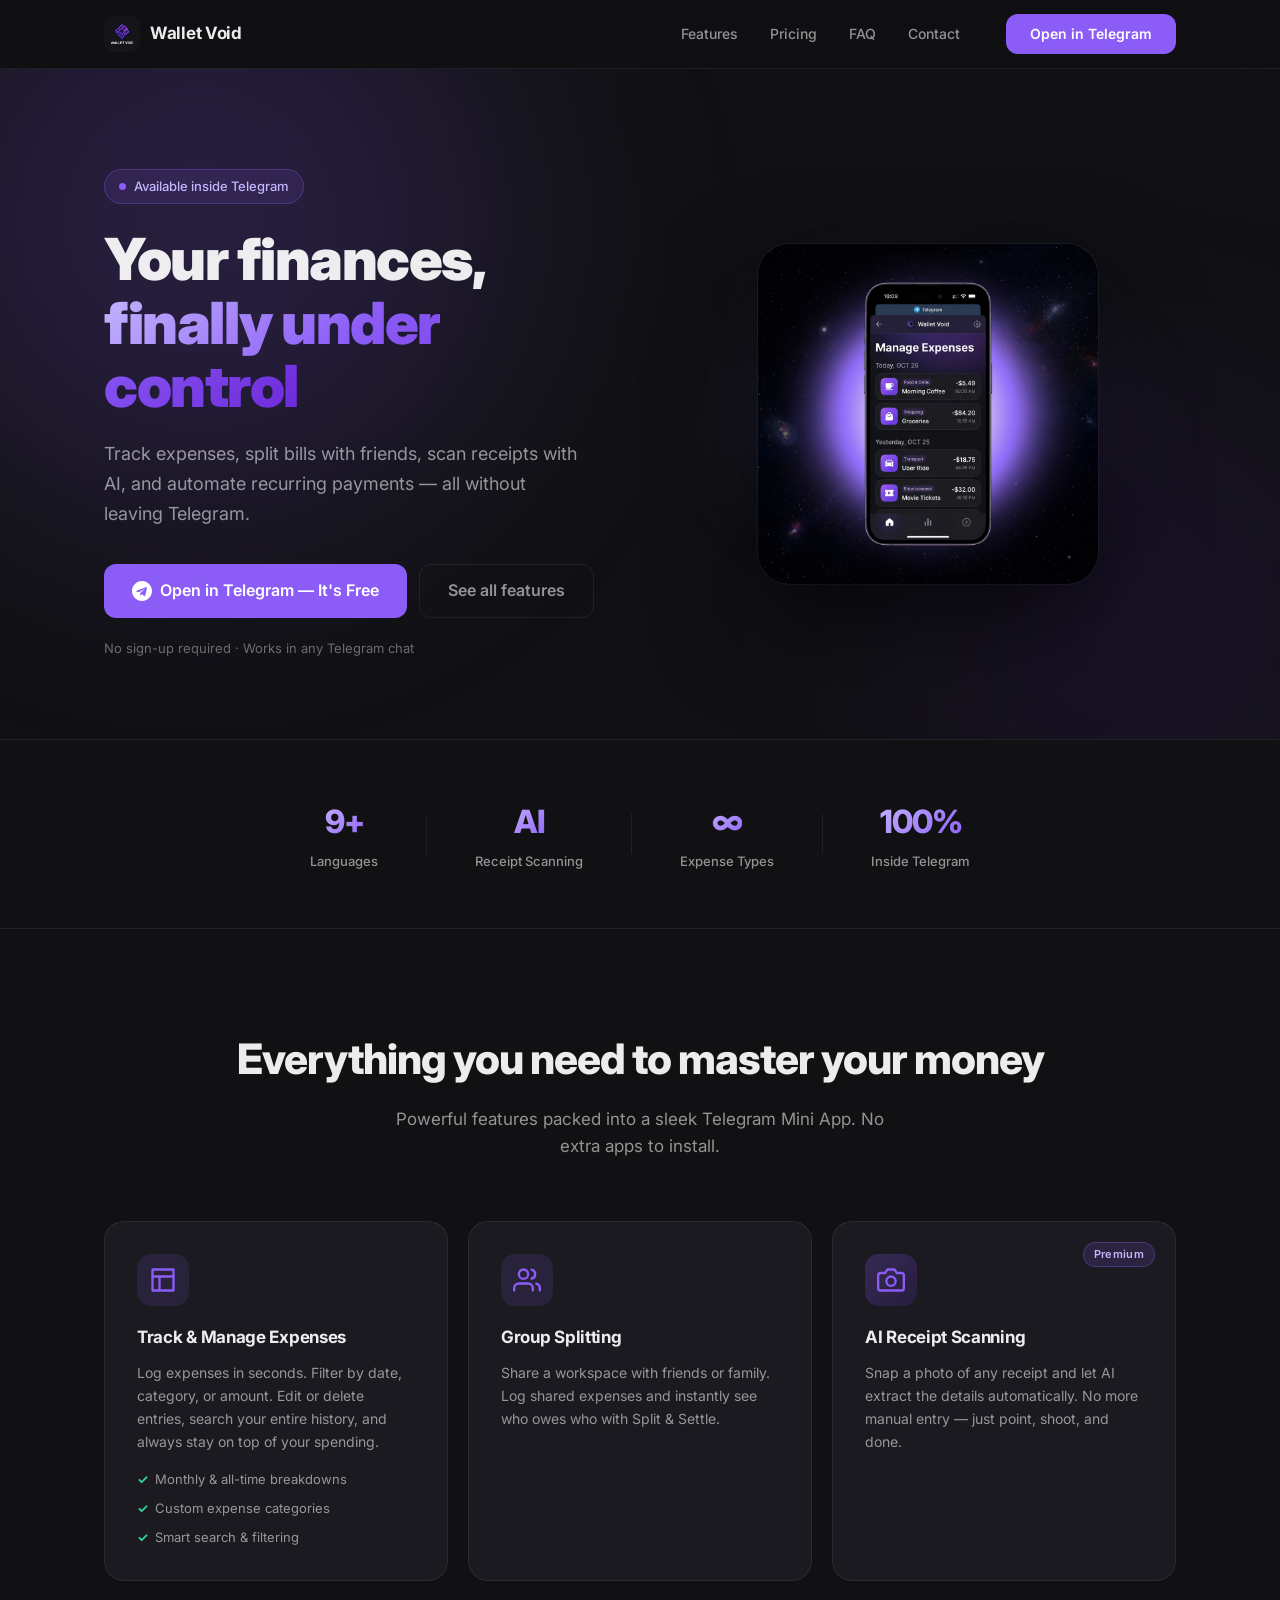
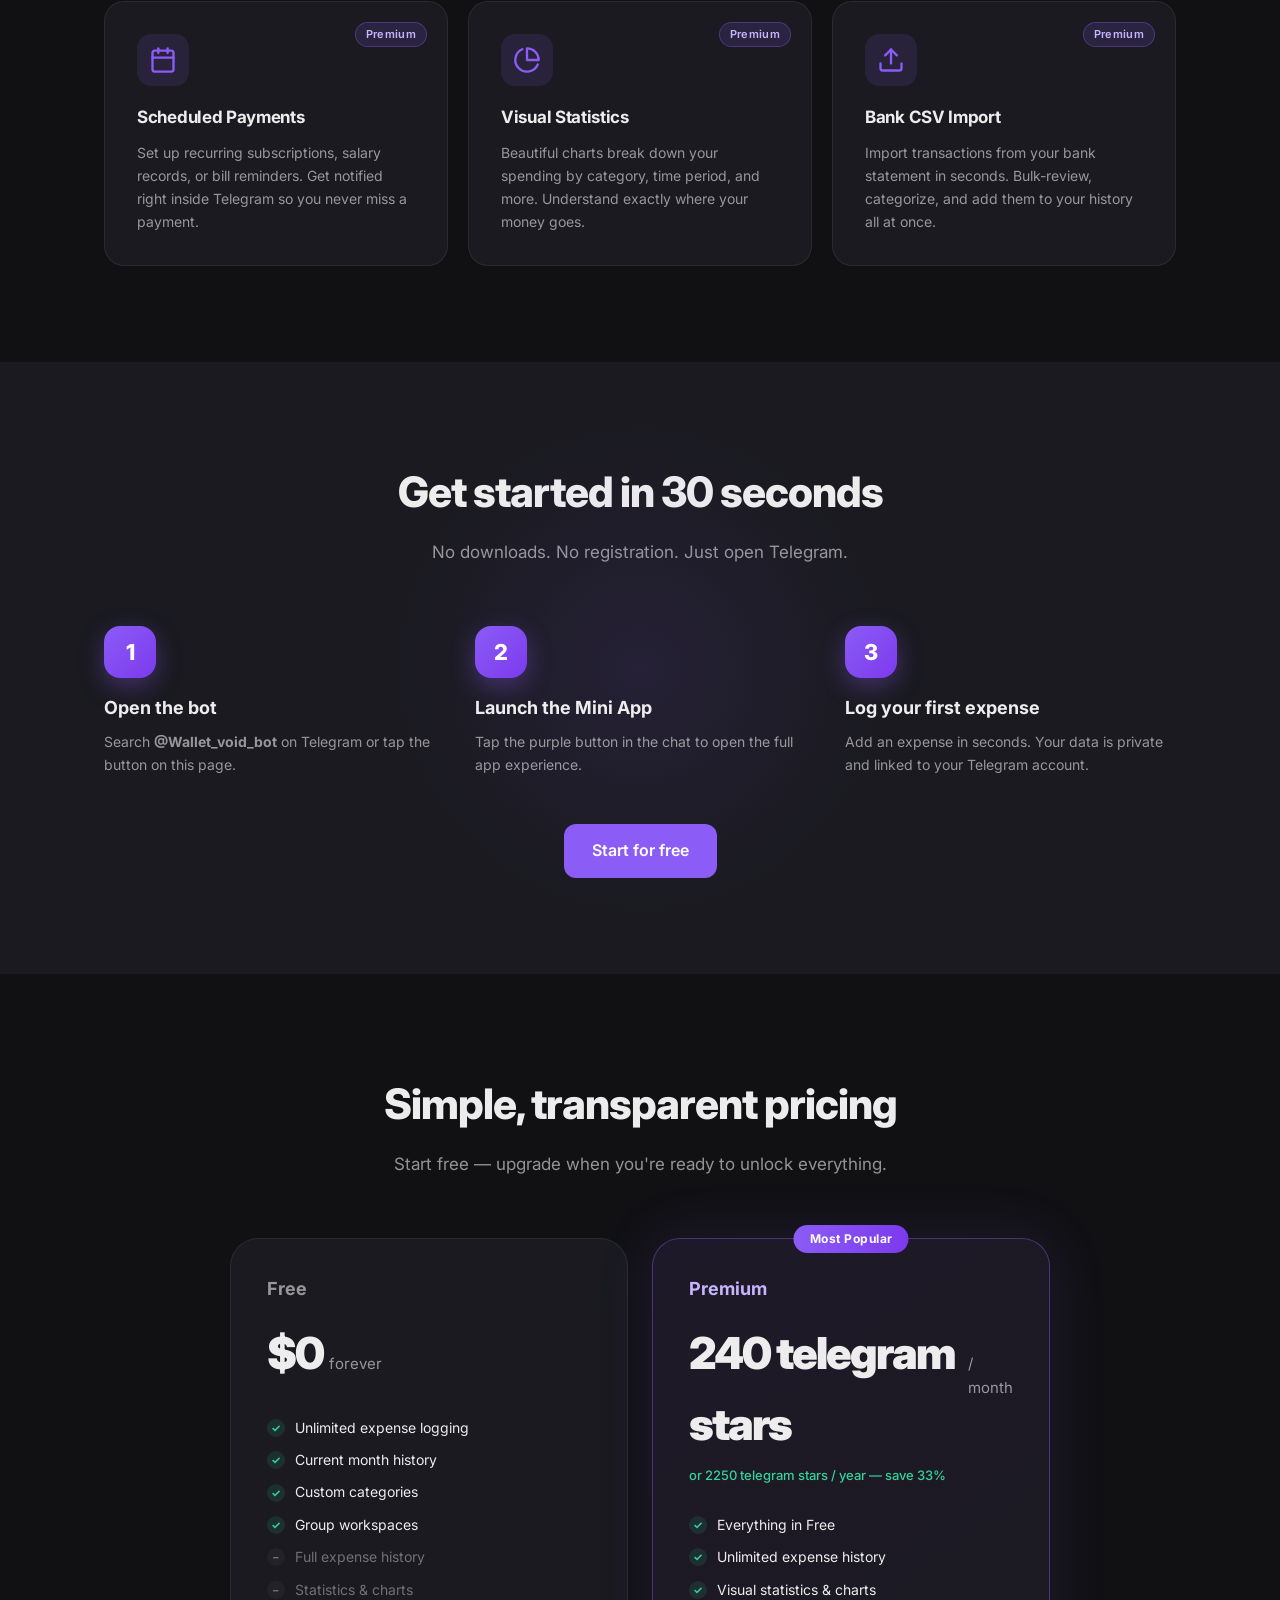
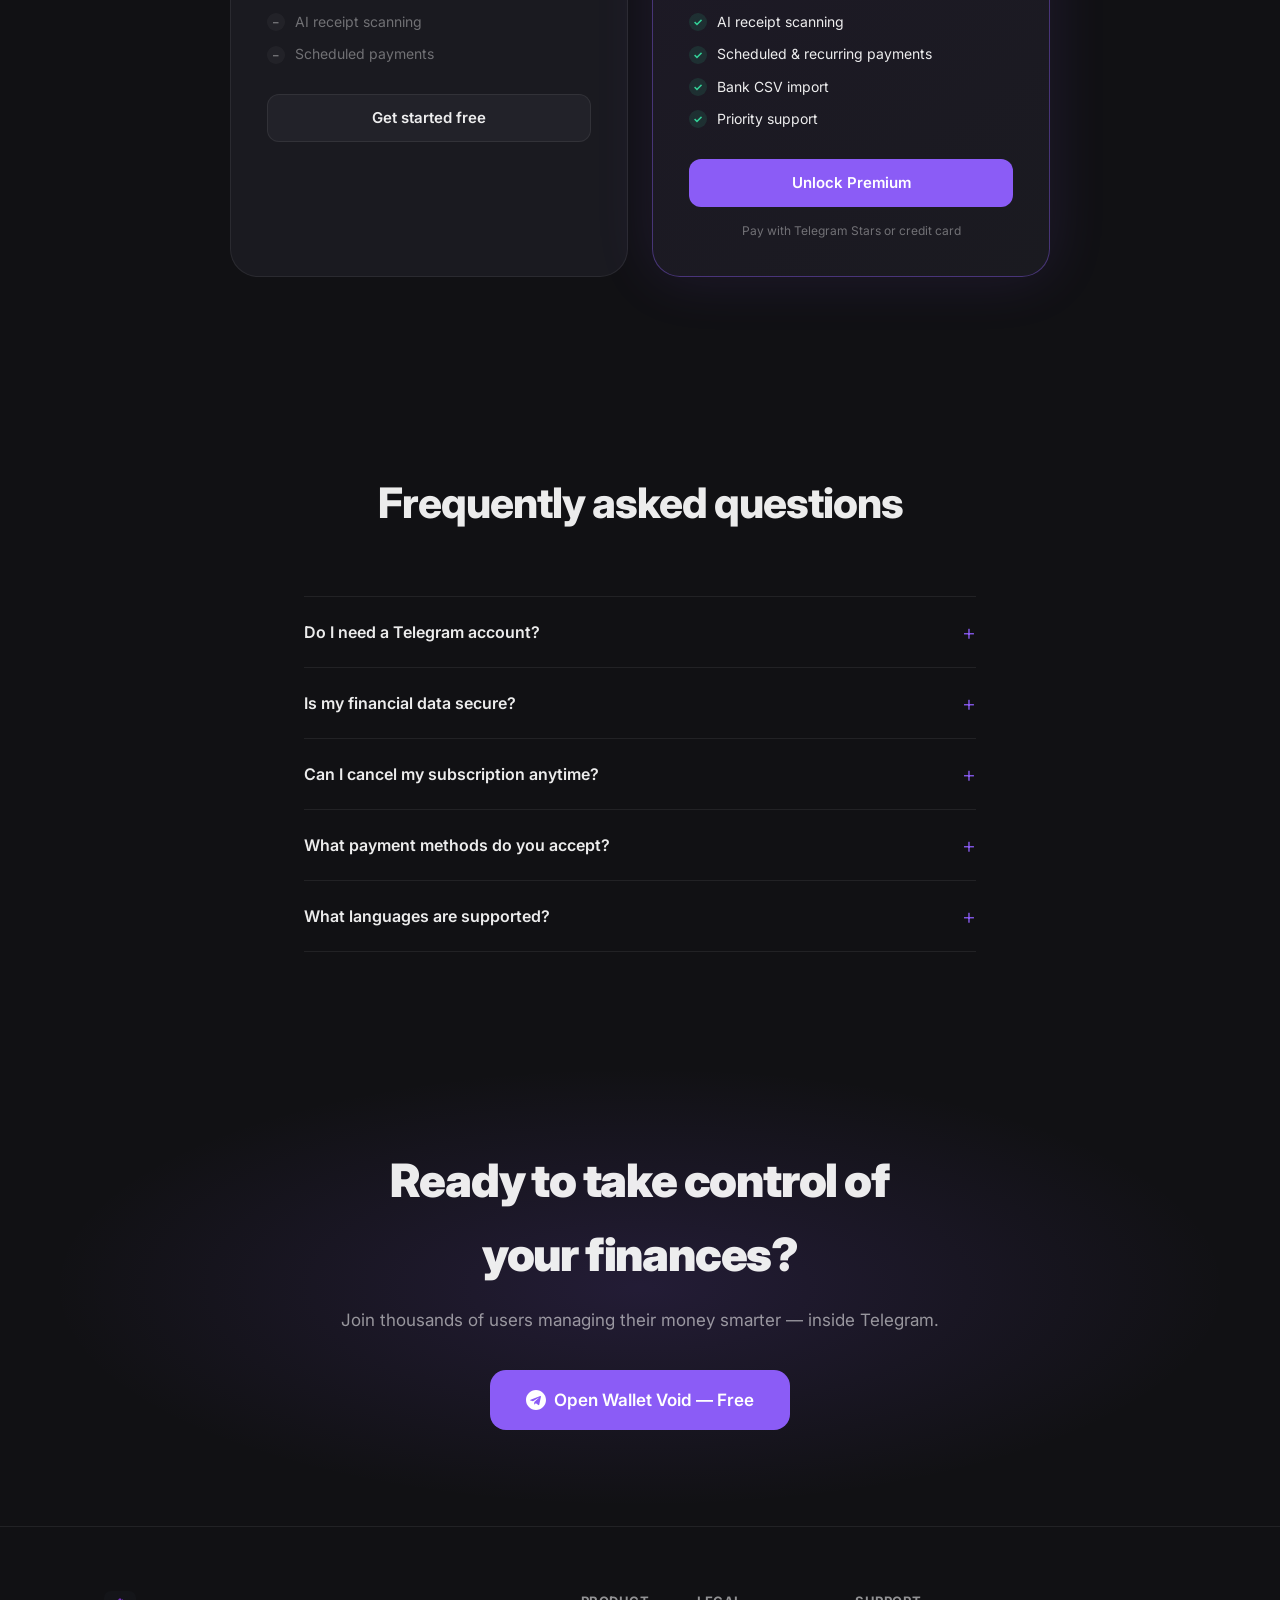
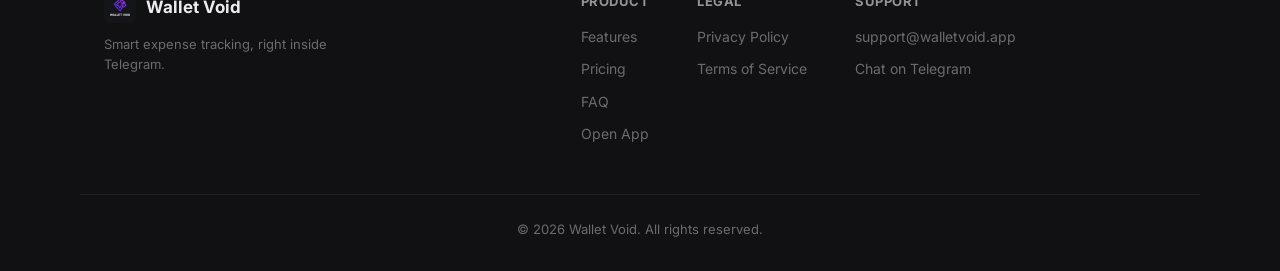
<file: index.html>
<!DOCTYPE html>
<html lang="en">
<head>
  <meta charset="UTF-8" />
  <meta name="viewport" content="width=device-width, initial-scale=1.0" />
  <title>Wallet Void – Expense Manager for Telegram</title>
  <meta name="description" content="Track expenses, split bills with friends, scan receipts with AI, and automate recurring payments — all inside Telegram. Try Wallet Void free today." />
  <meta property="og:title" content="Wallet Void – Expense Manager for Telegram" />
  <meta property="og:description" content="Track expenses, split bills, scan receipts with AI — all inside Telegram." />
  <meta property="og:image" content="./assets/mockup.png" />
  <meta name="theme-color" content="#111114" />
  <link rel="preconnect" href="https://fonts.googleapis.com" />
  <link rel="preconnect" href="https://fonts.gstatic.com" crossorigin />
  <link href="https://fonts.googleapis.com/css2?family=Inter:wght@400;500;600;700;800;900&display=swap" rel="stylesheet" />
  <link rel="stylesheet" href="style.css" />
</head>
<body>

  <header class="nav" id="top">
    <div class="container nav__inner">
      <a href="#top" class="nav__logo" aria-label="Wallet Void home">
        <img src="./assets/logo.png" alt="Wallet Void logo" class="nav__logo-img" />
        <span class="nav__logo-text">Wallet Void</span>
      </a>
      <nav class="nav__links" aria-label="Main navigation">
        <a href="#features" class="nav__link">Features</a>
        <a href="#pricing" class="nav__link">Pricing</a>
        <a href="#faq" class="nav__link">FAQ</a>
        <a href="#contact" class="nav__link">Contact</a>
      </nav>
      <a href="https://t.me/Wallet_void_bot" target="_blank" rel="noopener" class="btn btn--primary nav__cta" id="nav-cta-btn">
        Open in Telegram
      </a>
      <button class="nav__hamburger" id="nav-hamburger" aria-label="Open menu" aria-expanded="false">
        <span></span><span></span><span></span>
      </button>
    </div>
    <div class="nav__mobile-menu" id="nav-mobile-menu" aria-hidden="true">
      <a href="#features" class="nav__mobile-link">Features</a>
      <a href="#pricing" class="nav__mobile-link">Pricing</a>
      <a href="#faq" class="nav__mobile-link">FAQ</a>
      <a href="#contact" class="nav__mobile-link">Contact</a>
      <a href="https://t.me/Wallet_void_bot" target="_blank" rel="noopener" class="btn btn--primary nav__mobile-cta">Open in Telegram</a>
    </div>
  </header>

  <main>
    <section class="hero" aria-labelledby="hero-heading">
      <div class="hero__glow hero__glow--1" aria-hidden="true"></div>
      <div class="hero__glow hero__glow--2" aria-hidden="true"></div>
      <div class="container hero__inner">
        <div class="hero__text">
          <div class="hero__badge" role="note">
            <span class="hero__badge-dot" aria-hidden="true"></span>
            Available inside Telegram
          </div>
          <h1 class="hero__heading" id="hero-heading">
            Your finances,<br />
            <span class="gradient-text">finally under control</span>
          </h1>
          <p class="hero__sub">
            Track expenses, split bills with friends, scan receipts with AI,
            and automate recurring payments — all without leaving Telegram.
          </p>
          <div class="hero__actions">
            <a href="https://t.me/Wallet_void_bot" target="_blank" rel="noopener" class="btn btn--primary btn--lg" id="hero-open-btn">
              <svg width="20" height="20" viewBox="0 0 24 24" fill="currentColor" aria-hidden="true"><path d="M12 0C5.373 0 0 5.373 0 12s5.373 12 12 12 12-5.373 12-12S18.627 0 12 0zm5.894 8.221-1.97 9.28c-.145.658-.537.818-1.084.508l-3-2.21-1.447 1.394c-.16.16-.295.295-.605.295l.213-3.053 5.56-5.023c.242-.213-.054-.333-.373-.12l-6.871 4.326-2.962-.924c-.643-.204-.657-.643.136-.953l11.57-4.461c.537-.194 1.006.131.833.941z"/></svg>
              Open in Telegram — It's Free
            </a>
            <a href="#features" class="btn btn--ghost btn--lg" id="hero-features-btn">See all features</a>
          </div>
          <p class="hero__note">No sign-up required · Works in any Telegram chat</p>
        </div>
        <div class="hero__visual">
          <div class="hero__mockup-wrap">
            <img src="./assets/mockup.png" alt="Wallet Void app screenshot" class="hero__mockup" loading="eager" />
            <div class="hero__mockup-glow" aria-hidden="true"></div>
          </div>
        </div>
      </div>
    </section>

    <section class="trust" aria-label="Trust indicators">
      <div class="container trust__inner">
        <div class="trust__item">
          <span class="trust__number">9+</span>
          <span class="trust__label">Languages</span>
        </div>
        <div class="trust__divider" aria-hidden="true"></div>
        <div class="trust__item">
          <span class="trust__number">AI</span>
          <span class="trust__label">Receipt Scanning</span>
        </div>
        <div class="trust__divider" aria-hidden="true"></div>
        <div class="trust__item">
          <span class="trust__number">∞</span>
          <span class="trust__label">Expense Types</span>
        </div>
        <div class="trust__divider" aria-hidden="true"></div>
        <div class="trust__item">
          <span class="trust__number">100%</span>
          <span class="trust__label">Inside Telegram</span>
        </div>
      </div>
    </section>

    <section class="features section" id="features" aria-labelledby="features-heading">
      <div class="container">
        <div class="section__header">
          <h2 class="section__title" id="features-heading">Everything you need to master your money</h2>
          <p class="section__sub">Powerful features packed into a sleek Telegram Mini App. No extra apps to install.</p>
        </div>
        <div class="features__grid">
          <article class="feature-card feature-card--wide" id="feature-track">
            <div class="feature-card__icon" aria-hidden="true">
              <svg width="28" height="28" viewBox="0 0 24 24" fill="none" stroke="currentColor" stroke-width="2" stroke-linecap="round" stroke-linejoin="round"><path d="M3 3h18v18H3z"/><path d="M3 9h18M9 21V9"/></svg>
            </div>
            <h3 class="feature-card__title">Track &amp; Manage Expenses</h3>
            <p class="feature-card__desc">Log expenses in seconds. Filter by date, category, or amount. Edit or delete entries, search your entire history, and always stay on top of your spending.</p>
            <ul class="feature-card__list" aria-label="Track feature details">
              <li>Monthly &amp; all-time breakdowns</li>
              <li>Custom expense categories</li>
              <li>Smart search &amp; filtering</li>
            </ul>
          </article>
          <article class="feature-card" id="feature-split">
            <div class="feature-card__icon" aria-hidden="true">
              <svg width="28" height="28" viewBox="0 0 24 24" fill="none" stroke="currentColor" stroke-width="2" stroke-linecap="round" stroke-linejoin="round"><path d="M17 21v-2a4 4 0 0 0-4-4H5a4 4 0 0 0-4 4v2"/><circle cx="9" cy="7" r="4"/><path d="M23 21v-2a4 4 0 0 0-3-3.87M16 3.13a4 4 0 0 1 0 7.75"/></svg>
            </div>
            <h3 class="feature-card__title">Group Splitting</h3>
            <p class="feature-card__desc">Share a workspace with friends or family. Log shared expenses and instantly see who owes who with Split &amp; Settle.</p>
          </article>
          <article class="feature-card" id="feature-ai">
            <div class="feature-card__icon feature-card__icon--accent" aria-hidden="true">
              <svg width="28" height="28" viewBox="0 0 24 24" fill="none" stroke="currentColor" stroke-width="2" stroke-linecap="round" stroke-linejoin="round"><path d="M23 19a2 2 0 0 1-2 2H3a2 2 0 0 1-2-2V8a2 2 0 0 1 2-2h4l2-3h6l2 3h4a2 2 0 0 1 2 2z"/><circle cx="12" cy="13" r="4"/></svg>
            </div>
            <h3 class="feature-card__title">AI Receipt Scanning</h3>
            <p class="feature-card__desc">Snap a photo of any receipt and let AI extract the details automatically. No more manual entry — just point, shoot, and done.</p>
            <div class="feature-card__badge">Premium</div>
          </article>
          <article class="feature-card" id="feature-scheduled">
            <div class="feature-card__icon" aria-hidden="true">
              <svg width="28" height="28" viewBox="0 0 24 24" fill="none" stroke="currentColor" stroke-width="2" stroke-linecap="round" stroke-linejoin="round"><rect x="3" y="4" width="18" height="18" rx="2" ry="2"/><line x1="16" y1="2" x2="16" y2="6"/><line x1="8" y1="2" x2="8" y2="6"/><line x1="3" y1="10" x2="21" y2="10"/></svg>
            </div>
            <h3 class="feature-card__title">Scheduled Payments</h3>
            <p class="feature-card__desc">Set up recurring subscriptions, salary records, or bill reminders. Get notified right inside Telegram so you never miss a payment.</p>
            <div class="feature-card__badge">Premium</div>
          </article>
          <article class="feature-card" id="feature-stats">
            <div class="feature-card__icon" aria-hidden="true">
              <svg width="28" height="28" viewBox="0 0 24 24" fill="none" stroke="currentColor" stroke-width="2" stroke-linecap="round" stroke-linejoin="round"><path d="M21.21 15.89A10 10 0 1 1 8 2.83"/><path d="M22 12A10 10 0 0 0 12 2v10z"/></svg>
            </div>
            <h3 class="feature-card__title">Visual Statistics</h3>
            <p class="feature-card__desc">Beautiful charts break down your spending by category, time period, and more. Understand exactly where your money goes.</p>
            <div class="feature-card__badge">Premium</div>
          </article>
          <article class="feature-card" id="feature-import">
            <div class="feature-card__icon" aria-hidden="true">
              <svg width="28" height="28" viewBox="0 0 24 24" fill="none" stroke="currentColor" stroke-width="2" stroke-linecap="round" stroke-linejoin="round"><path d="M21 15v4a2 2 0 0 1-2 2H5a2 2 0 0 1-2-2v-4"/><polyline points="17 8 12 3 7 8"/><line x1="12" y1="3" x2="12" y2="15"/></svg>
            </div>
            <h3 class="feature-card__title">Bank CSV Import</h3>
            <p class="feature-card__desc">Import transactions from your bank statement in seconds. Bulk-review, categorize, and add them to your history all at once.</p>
            <div class="feature-card__badge">Premium</div>
          </article>
        </div>
      </div>
    </section>

    <section class="how section" aria-labelledby="how-heading">
      <div class="how__glow" aria-hidden="true"></div>
      <div class="container">
        <div class="section__header">
          <h2 class="section__title" id="how-heading">Get started in 30 seconds</h2>
          <p class="section__sub">No downloads. No registration. Just open Telegram.</p>
        </div>
        <ol class="how__steps" aria-label="Steps to get started">
          <li class="how__step">
            <div class="how__step-num" aria-hidden="true">1</div>
            <div class="how__step-content">
              <h3 class="how__step-title">Open the bot</h3>
              <p class="how__step-desc">Search <strong>@Wallet_void_bot</strong> on Telegram or tap the button on this page.</p>
            </div>
          </li>
          <li class="how__step">
            <div class="how__step-num" aria-hidden="true">2</div>
            <div class="how__step-content">
              <h3 class="how__step-title">Launch the Mini App</h3>
              <p class="how__step-desc">Tap the purple button in the chat to open the full app experience.</p>
            </div>
          </li>
          <li class="how__step">
            <div class="how__step-num" aria-hidden="true">3</div>
            <div class="how__step-content">
              <h3 class="how__step-title">Log your first expense</h3>
              <p class="how__step-desc">Add an expense in seconds. Your data is private and linked to your Telegram account.</p>
            </div>
          </li>
        </ol>
        <div class="how__cta">
          <a href="https://t.me/Wallet_void_bot" target="_blank" rel="noopener" class="btn btn--primary btn--lg" id="how-open-btn">Start for free</a>
        </div>
      </div>
    </section>

    <section class="pricing section" id="pricing" aria-labelledby="pricing-heading">
      <div class="container">
        <div class="section__header">
          <h2 class="section__title" id="pricing-heading">Simple, transparent pricing</h2>
          <p class="section__sub">Start free — upgrade when you're ready to unlock everything.</p>
        </div>
        <div class="pricing__grid">
          <article class="pricing-card" id="pricing-free">
            <div class="pricing-card__header">
              <h3 class="pricing-card__name">Free</h3>
              <div class="pricing-card__price">
                <span class="pricing-card__amount">$0</span>
                <span class="pricing-card__period">forever</span>
              </div>
            </div>
            <ul class="pricing-card__features" aria-label="Free plan features">
              <li class="pricing-card__feature pricing-card__feature--yes">Unlimited expense logging</li>
              <li class="pricing-card__feature pricing-card__feature--yes">Current month history</li>
              <li class="pricing-card__feature pricing-card__feature--yes">Custom categories</li>
              <li class="pricing-card__feature pricing-card__feature--yes">Group workspaces</li>
              <li class="pricing-card__feature pricing-card__feature--no">Full expense history</li>
              <li class="pricing-card__feature pricing-card__feature--no">Statistics &amp; charts</li>
              <li class="pricing-card__feature pricing-card__feature--no">AI receipt scanning</li>
              <li class="pricing-card__feature pricing-card__feature--no">Scheduled payments</li>
            </ul>
            <a href="https://t.me/Wallet_void_bot" target="_blank" rel="noopener" class="btn btn--secondary btn--block" id="pricing-free-btn">Get started free</a>
          </article>
          <article class="pricing-card pricing-card--premium" id="pricing-premium">
            <div class="pricing-card__badge-top" aria-label="Most popular">Most Popular</div>
            <div class="pricing-card__header">
              <h3 class="pricing-card__name">Premium</h3>
              <div class="pricing-card__price">
                <span class="pricing-card__amount">240 telegram stars</span>
                <span class="pricing-card__period">/ month</span>
              </div>
              <p class="pricing-card__save">or 2250 telegram stars / year — save 33%</p>
            </div>
            <ul class="pricing-card__features" aria-label="Premium plan features">
              <li class="pricing-card__feature pricing-card__feature--yes">Everything in Free</li>
              <li class="pricing-card__feature pricing-card__feature--yes">Unlimited expense history</li>
              <li class="pricing-card__feature pricing-card__feature--yes">Visual statistics &amp; charts</li>
              <li class="pricing-card__feature pricing-card__feature--yes">AI receipt scanning</li>
              <li class="pricing-card__feature pricing-card__feature--yes">Scheduled &amp; recurring payments</li>
              <li class="pricing-card__feature pricing-card__feature--yes">Bank CSV import</li>
              <li class="pricing-card__feature pricing-card__feature--yes">Priority support</li>
            </ul>
            <a href="https://t.me/Wallet_void_bot" target="_blank" rel="noopener" class="btn btn--primary btn--block" id="pricing-premium-btn">Unlock Premium</a>
            <p class="pricing-card__note">Pay with Telegram Stars or credit card</p>
          </article>
        </div>
      </div>
    </section>

    <section class="faq section" id="faq" aria-labelledby="faq-heading">
      <div class="container faq__inner">
        <div class="section__header">
          <h2 class="section__title" id="faq-heading">Frequently asked questions</h2>
        </div>
        <dl class="faq__list">
          <div class="faq__item" id="faq-telegram">
            <dt class="faq__q"><button class="faq__toggle" aria-expanded="false" aria-controls="faq-telegram-body">Do I need a Telegram account?<span class="faq__icon" aria-hidden="true">+</span></button></dt>
            <dd class="faq__a" id="faq-telegram-body" hidden>Yes — Wallet Void is a Telegram Mini App. Your Telegram account is your login. No password or email needed.</dd>
          </div>
          <div class="faq__item" id="faq-data">
            <dt class="faq__q"><button class="faq__toggle" aria-expanded="false" aria-controls="faq-data-body">Is my financial data secure?<span class="faq__icon" aria-hidden="true">+</span></button></dt>
            <dd class="faq__a" id="faq-data-body" hidden>Yes. Your data is stored securely in an encrypted database. We never share or sell your personal information. See our <a href="./privacy.html" class="faq__link">Privacy Policy</a> for details.</dd>
          </div>
          <div class="faq__item" id="faq-cancel">
            <dt class="faq__q"><button class="faq__toggle" aria-expanded="false" aria-controls="faq-cancel-body">Can I cancel my subscription anytime?<span class="faq__icon" aria-hidden="true">+</span></button></dt>
            <dd class="faq__a" id="faq-cancel-body" hidden>Absolutely. You can cancel at any time. Your Premium access remains active until the end of the billing period you've already paid for.</dd>
          </div>
          <div class="faq__item" id="faq-payment">
            <dt class="faq__q"><button class="faq__toggle" aria-expanded="false" aria-controls="faq-payment-body">What payment methods do you accept?<span class="faq__icon" aria-hidden="true">+</span></button></dt>
            <dd class="faq__a" id="faq-payment-body" hidden>We accept credit cards via Stripe (Visa, Mastercard, AmEx) and Telegram Stars — the native Telegram payment currency.</dd>
          </div>
          <div class="faq__item" id="faq-languages">
            <dt class="faq__q"><button class="faq__toggle" aria-expanded="false" aria-controls="faq-languages-body">What languages are supported?<span class="faq__icon" aria-hidden="true">+</span></button></dt>
            <dd class="faq__a" id="faq-languages-body" hidden>English, Russian, German, French, Spanish, Portuguese, Chinese (Simplified), Hindi, and Arabic.</dd>
          </div>
        </dl>
      </div>
    </section>

    <section class="cta-section section" aria-labelledby="cta-heading">
      <div class="cta-section__glow" aria-hidden="true"></div>
      <div class="container cta-section__inner">
        <h2 class="cta-section__title" id="cta-heading">Ready to take control of your finances?</h2>
        <p class="cta-section__sub">Join thousands of users managing their money smarter — inside Telegram.</p>
        <a href="https://t.me/Wallet_void_bot" target="_blank" rel="noopener" class="btn btn--primary btn--xl" id="cta-open-btn">
          <svg width="20" height="20" viewBox="0 0 24 24" fill="currentColor" aria-hidden="true"><path d="M12 0C5.373 0 0 5.373 0 12s5.373 12 12 12 12-5.373 12-12S18.627 0 12 0zm5.894 8.221-1.97 9.28c-.145.658-.537.818-1.084.508l-3-2.21-1.447 1.394c-.16.16-.295.295-.605.295l.213-3.053 5.56-5.023c.242-.213-.054-.333-.373-.12l-6.871 4.326-2.962-.924c-.643-.204-.657-.643.136-.953l11.57-4.461c.537-.194 1.006.131.833.941z"/></svg>
          Open Wallet Void — Free
        </a>
      </div>
    </section>
  </main>

  <footer class="footer" id="contact">
    <div class="container footer__inner">
      <div class="footer__brand">
        <a href="#top" class="footer__logo" aria-label="Wallet Void">
          <img src="./assets/logo.png" alt="" class="footer__logo-img" aria-hidden="true" />
          <span>Wallet Void</span>
        </a>
        <p class="footer__tagline">Smart expense tracking, right inside Telegram.</p>
      </div>
      <nav class="footer__nav" aria-label="Footer navigation">
        <div class="footer__col">
          <p class="footer__col-title">Product</p>
          <a href="#features" class="footer__link">Features</a>
          <a href="#pricing" class="footer__link">Pricing</a>
          <a href="#faq" class="footer__link">FAQ</a>
          <a href="https://t.me/Wallet_void_bot" target="_blank" rel="noopener" class="footer__link">Open App</a>
        </div>
        <div class="footer__col">
          <p class="footer__col-title">Legal</p>
          <a href="./privacy.html" class="footer__link">Privacy Policy</a>
          <a href="./terms.html" class="footer__link">Terms of Service</a>
        </div>
        <div class="footer__col">
          <p class="footer__col-title">Support</p>
          <a href="mailto:support@walletvoid.app" class="footer__link" id="contact-email">support@walletvoid.app</a>
          <a href="https://t.me/Wallet_void_bot" target="_blank" rel="noopener" class="footer__link">Chat on Telegram</a>
        </div>
      </nav>
    </div>
    <div class="container footer__bottom">
      <p>&copy; <span id="year"></span> Wallet Void. All rights reserved.</p>
    </div>
  </footer>

  <script src="script.js"></script>
</body>
</html>
</file>
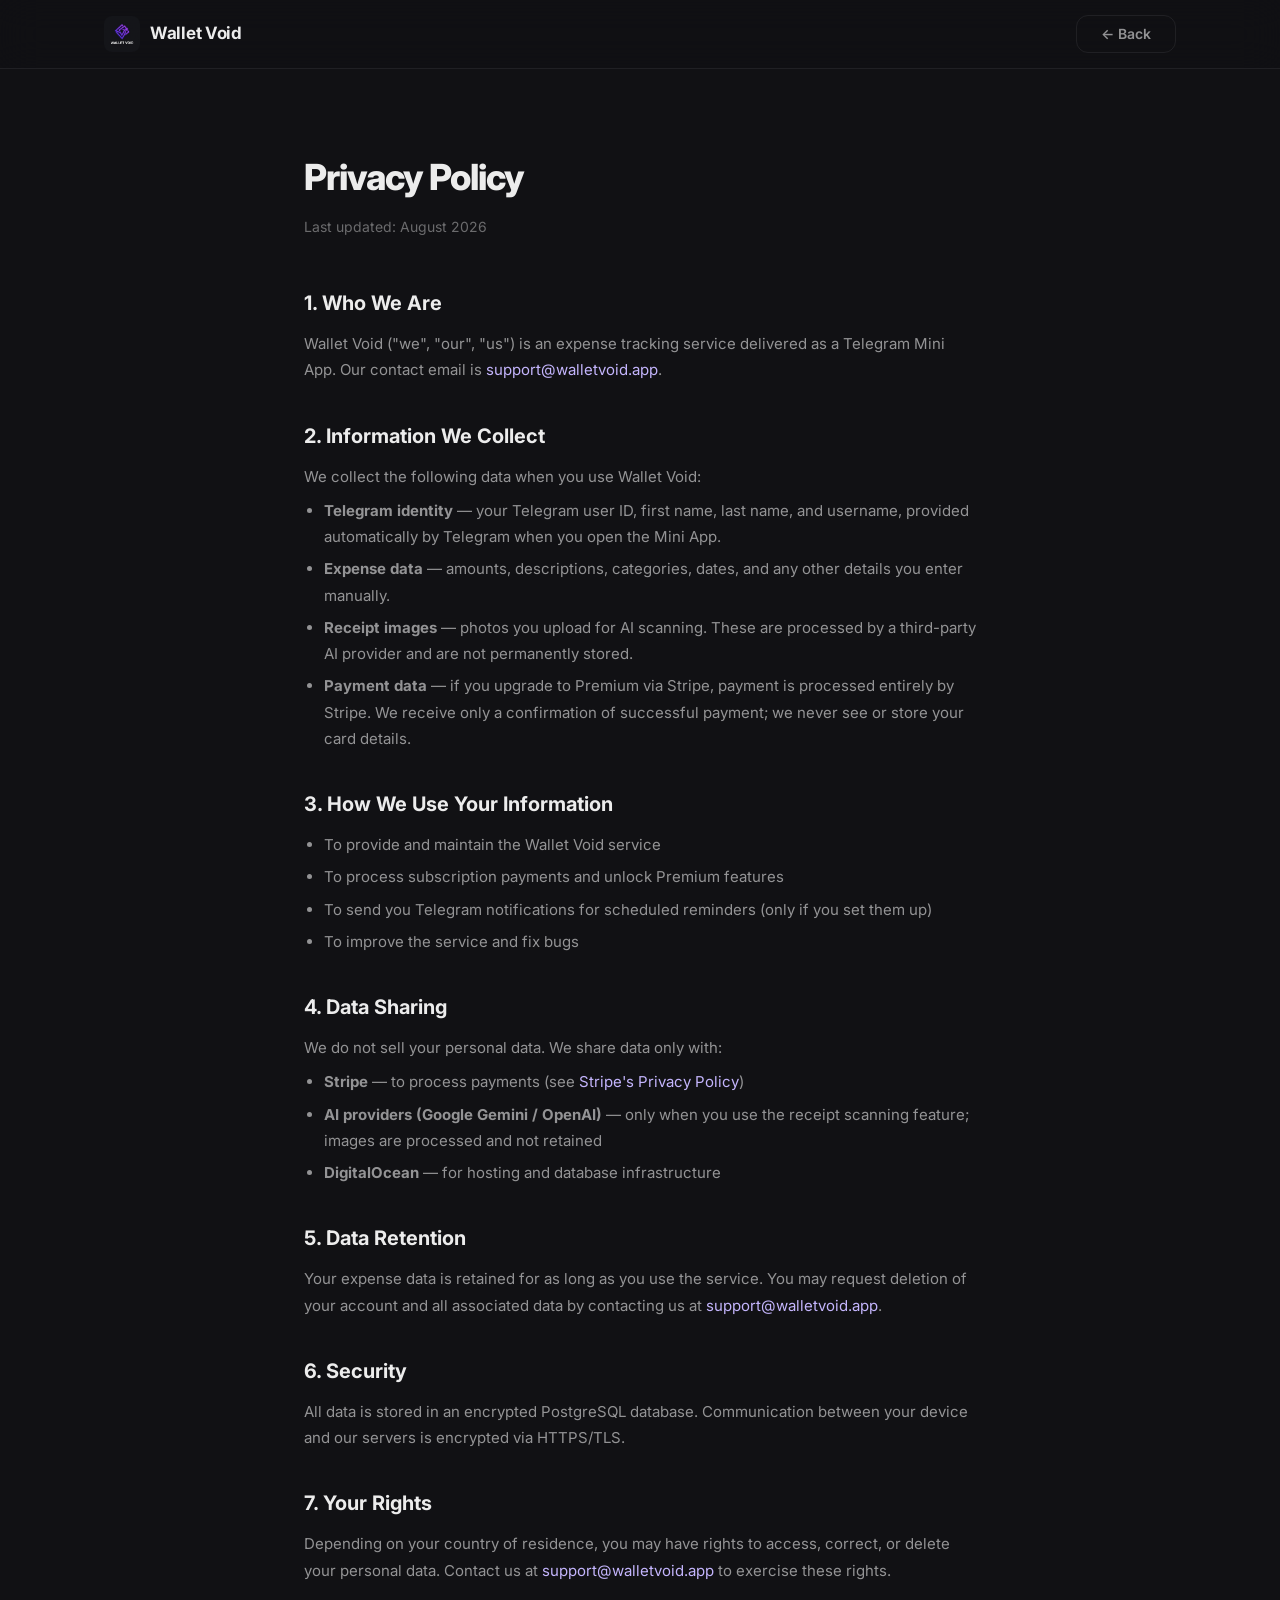
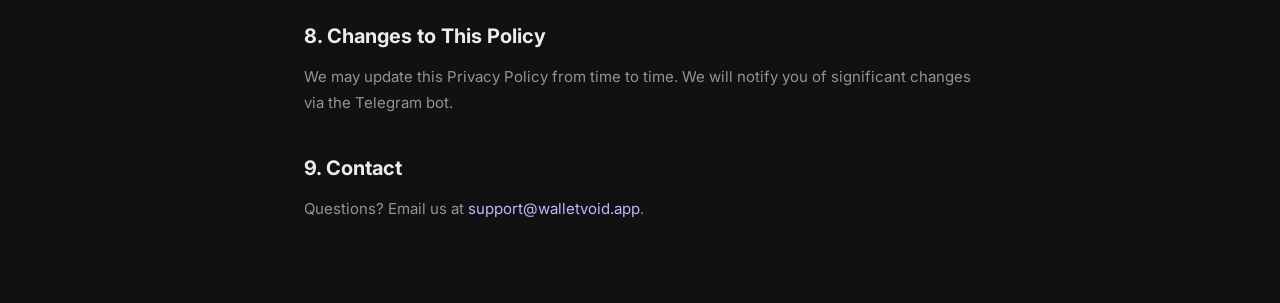
<file: privacy.html>
<!DOCTYPE html>
<html lang="en">
<head>
  <meta charset="UTF-8" />
  <meta name="viewport" content="width=device-width, initial-scale=1.0" />
  <title>Privacy Policy – Wallet Void</title>
  <link rel="preconnect" href="https://fonts.googleapis.com" />
  <link href="https://fonts.googleapis.com/css2?family=Inter:wght@400;500;600;700;800&display=swap" rel="stylesheet" />
  <link rel="stylesheet" href="style.css" />
  <style>
    .legal { max-width: 720px; margin: 0 auto; padding: 80px 24px; }
    .legal h1 { font-size: 36px; font-weight: 800; letter-spacing: -1px; margin-bottom: 8px; }
    .legal .meta { color: var(--text-3); font-size: 14px; margin-bottom: 48px; }
    .legal h2 { font-size: 20px; font-weight: 700; margin: 36px 0 12px; }
    .legal p, .legal li { font-size: 15px; color: var(--text-2); line-height: 1.75; }
    .legal ul { padding-left: 20px; margin-top: 8px; display: flex; flex-direction: column; gap: 6px; }
    .legal a { color: #c4b5fd; }
  </style>
</head>
<body>
  <header class="nav">
    <div class="container nav__inner">
      <a href="./index.html" class="nav__logo">
        <img src="./assets/logo.png" alt="Wallet Void" class="nav__logo-img" />
        <span class="nav__logo-text">Wallet Void</span>
      </a>
      <a href="./index.html" class="btn btn--ghost" style="height:38px;font-size:14px;margin-left:auto;">← Back</a>
    </div>
  </header>
  <div class="legal">
    <h1>Privacy Policy</h1>
    <p class="meta">Last updated: August 2026</p>

    <h2>1. Who We Are</h2>
    <p>Wallet Void ("we", "our", "us") is an expense tracking service delivered as a Telegram Mini App. Our contact email is <a href="mailto:support@walletvoid.app">support@walletvoid.app</a>.</p>

    <h2>2. Information We Collect</h2>
    <p>We collect the following data when you use Wallet Void:</p>
    <ul>
      <li><strong>Telegram identity</strong> — your Telegram user ID, first name, last name, and username, provided automatically by Telegram when you open the Mini App.</li>
      <li><strong>Expense data</strong> — amounts, descriptions, categories, dates, and any other details you enter manually.</li>
      <li><strong>Receipt images</strong> — photos you upload for AI scanning. These are processed by a third-party AI provider and are not permanently stored.</li>
      <li><strong>Payment data</strong> — if you upgrade to Premium via Stripe, payment is processed entirely by Stripe. We receive only a confirmation of successful payment; we never see or store your card details.</li>
    </ul>

    <h2>3. How We Use Your Information</h2>
    <ul>
      <li>To provide and maintain the Wallet Void service</li>
      <li>To process subscription payments and unlock Premium features</li>
      <li>To send you Telegram notifications for scheduled reminders (only if you set them up)</li>
      <li>To improve the service and fix bugs</li>
    </ul>

    <h2>4. Data Sharing</h2>
    <p>We do not sell your personal data. We share data only with:</p>
    <ul>
      <li><strong>Stripe</strong> — to process payments (see <a href="https://stripe.com/privacy" target="_blank" rel="noopener">Stripe's Privacy Policy</a>)</li>
      <li><strong>AI providers (Google Gemini / OpenAI)</strong> — only when you use the receipt scanning feature; images are processed and not retained</li>
      <li><strong>DigitalOcean</strong> — for hosting and database infrastructure</li>
    </ul>

    <h2>5. Data Retention</h2>
    <p>Your expense data is retained for as long as you use the service. You may request deletion of your account and all associated data by contacting us at <a href="mailto:support@walletvoid.app">support@walletvoid.app</a>.</p>

    <h2>6. Security</h2>
    <p>All data is stored in an encrypted PostgreSQL database. Communication between your device and our servers is encrypted via HTTPS/TLS.</p>

    <h2>7. Your Rights</h2>
    <p>Depending on your country of residence, you may have rights to access, correct, or delete your personal data. Contact us at <a href="mailto:support@walletvoid.app">support@walletvoid.app</a> to exercise these rights.</p>

    <h2>8. Changes to This Policy</h2>
    <p>We may update this Privacy Policy from time to time. We will notify you of significant changes via the Telegram bot.</p>

    <h2>9. Contact</h2>
    <p>Questions? Email us at <a href="mailto:support@walletvoid.app">support@walletvoid.app</a>.</p>
  </div>
</body>
</html>
</file>
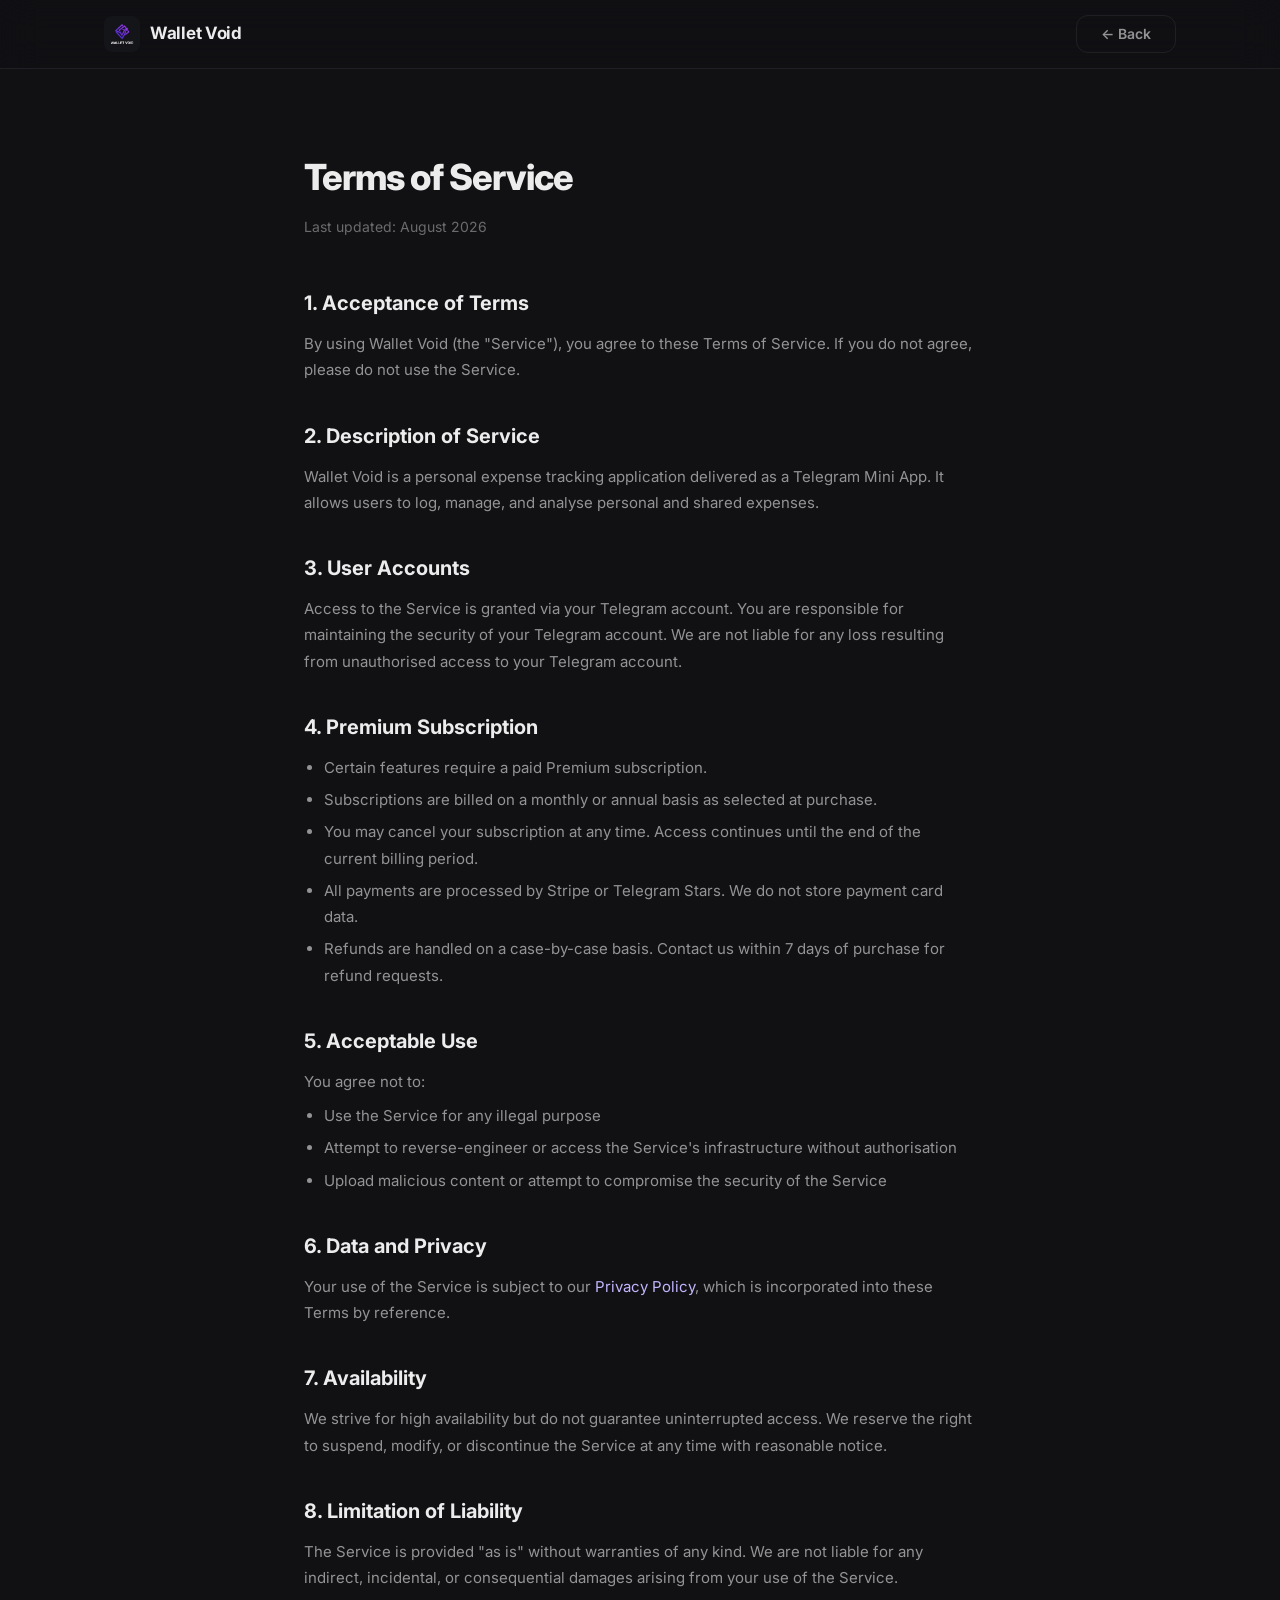
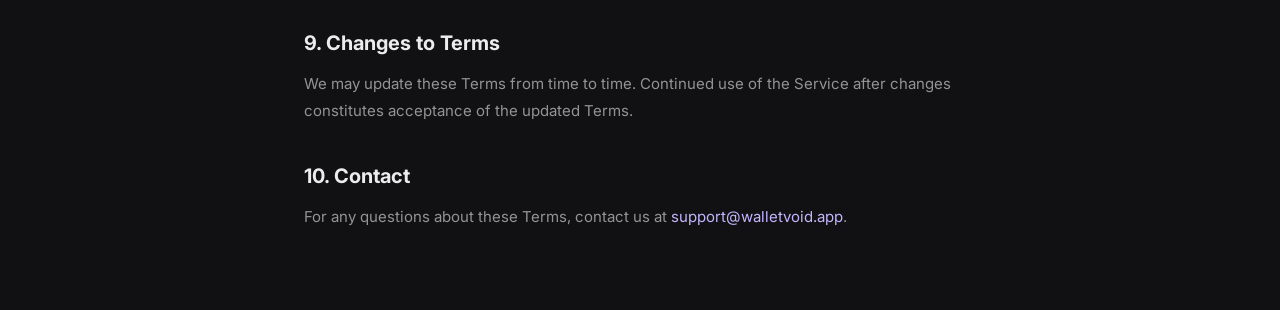
<file: terms.html>
<!DOCTYPE html>
<html lang="en">
<head>
  <meta charset="UTF-8" />
  <meta name="viewport" content="width=device-width, initial-scale=1.0" />
  <title>Terms of Service – Wallet Void</title>
  <link rel="preconnect" href="https://fonts.googleapis.com" />
  <link href="https://fonts.googleapis.com/css2?family=Inter:wght@400;500;600;700;800&display=swap" rel="stylesheet" />
  <link rel="stylesheet" href="style.css" />
  <style>
    .legal { max-width: 720px; margin: 0 auto; padding: 80px 24px; }
    .legal h1 { font-size: 36px; font-weight: 800; letter-spacing: -1px; margin-bottom: 8px; }
    .legal .meta { color: var(--text-3); font-size: 14px; margin-bottom: 48px; }
    .legal h2 { font-size: 20px; font-weight: 700; margin: 36px 0 12px; }
    .legal p, .legal li { font-size: 15px; color: var(--text-2); line-height: 1.75; }
    .legal ul { padding-left: 20px; margin-top: 8px; display: flex; flex-direction: column; gap: 6px; }
    .legal a { color: #c4b5fd; }
  </style>
</head>
<body>
  <header class="nav">
    <div class="container nav__inner">
      <a href="./index.html" class="nav__logo">
        <img src="./assets/logo.png" alt="Wallet Void" class="nav__logo-img" />
        <span class="nav__logo-text">Wallet Void</span>
      </a>
      <a href="./index.html" class="btn btn--ghost" style="height:38px;font-size:14px;margin-left:auto;">← Back</a>
    </div>
  </header>
  <div class="legal">
    <h1>Terms of Service</h1>
    <p class="meta">Last updated: August 2026</p>

    <h2>1. Acceptance of Terms</h2>
    <p>By using Wallet Void (the "Service"), you agree to these Terms of Service. If you do not agree, please do not use the Service.</p>

    <h2>2. Description of Service</h2>
    <p>Wallet Void is a personal expense tracking application delivered as a Telegram Mini App. It allows users to log, manage, and analyse personal and shared expenses.</p>

    <h2>3. User Accounts</h2>
    <p>Access to the Service is granted via your Telegram account. You are responsible for maintaining the security of your Telegram account. We are not liable for any loss resulting from unauthorised access to your Telegram account.</p>

    <h2>4. Premium Subscription</h2>
    <ul>
      <li>Certain features require a paid Premium subscription.</li>
      <li>Subscriptions are billed on a monthly or annual basis as selected at purchase.</li>
      <li>You may cancel your subscription at any time. Access continues until the end of the current billing period.</li>
      <li>All payments are processed by Stripe or Telegram Stars. We do not store payment card data.</li>
      <li>Refunds are handled on a case-by-case basis. Contact us within 7 days of purchase for refund requests.</li>
    </ul>

    <h2>5. Acceptable Use</h2>
    <p>You agree not to:</p>
    <ul>
      <li>Use the Service for any illegal purpose</li>
      <li>Attempt to reverse-engineer or access the Service's infrastructure without authorisation</li>
      <li>Upload malicious content or attempt to compromise the security of the Service</li>
    </ul>

    <h2>6. Data and Privacy</h2>
    <p>Your use of the Service is subject to our <a href="./privacy.html">Privacy Policy</a>, which is incorporated into these Terms by reference.</p>

    <h2>7. Availability</h2>
    <p>We strive for high availability but do not guarantee uninterrupted access. We reserve the right to suspend, modify, or discontinue the Service at any time with reasonable notice.</p>

    <h2>8. Limitation of Liability</h2>
    <p>The Service is provided "as is" without warranties of any kind. We are not liable for any indirect, incidental, or consequential damages arising from your use of the Service.</p>

    <h2>9. Changes to Terms</h2>
    <p>We may update these Terms from time to time. Continued use of the Service after changes constitutes acceptance of the updated Terms.</p>

    <h2>10. Contact</h2>
    <p>For any questions about these Terms, contact us at <a href="mailto:support@walletvoid.app">support@walletvoid.app</a>.</p>
  </div>
</body>
</html>
</file>
<file: style.css>
/* ═══════════════════════════════════════════════════════════
   Wallet Void — Landing Page
   Dark · Purple accent · Inter typeface
   ═══════════════════════════════════════════════════════════ */

*, *::before, *::after { box-sizing: border-box; margin: 0; padding: 0; }

:root {
  --bg:        #111114;
  --surface:   #1a1a20;
  --surface-2: #222229;
  --border:    rgba(255,255,255,0.07);
  --accent:    #8B5CF6;
  --accent-2:  #7C3AED;
  --accent-glow: rgba(139,92,246,0.25);
  --text:      rgba(255,255,255,0.92);
  --text-2:    rgba(255,255,255,0.55);
  --text-3:    rgba(255,255,255,0.38);
  --success:   #34d399;
  --radius-sm: 8px;
  --radius-md: 14px;
  --radius-lg: 20px;
  --radius-xl: 28px;
  --font: 'Inter', -apple-system, BlinkMacSystemFont, sans-serif;
  --max-w: 1120px;
  --nav-h: 68px;
}

html { scroll-behavior: smooth; }

body {
  background: var(--bg);
  color: var(--text);
  font-family: var(--font);
  font-size: 16px;
  line-height: 1.6;
  -webkit-font-smoothing: antialiased;
  overflow-x: hidden;
}

img { display: block; max-width: 100%; }
a { color: inherit; text-decoration: none; }

.container {
  width: 100%;
  max-width: var(--max-w);
  margin: 0 auto;
  padding: 0 24px;
}

.section { padding: 96px 0; }

.gradient-text {
  background: linear-gradient(135deg, #c4b5fd 0%, #8B5CF6 50%, #6d28d9 100%);
  -webkit-background-clip: text;
  -webkit-text-fill-color: transparent;
  background-clip: text;
}

/* ── BUTTONS ─────────────────────────────────────────────── */
.btn {
  display: inline-flex;
  align-items: center;
  justify-content: center;
  gap: 8px;
  padding: 0 24px;
  height: 48px;
  border: none;
  border-radius: 12px;
  font-family: var(--font);
  font-size: 15px;
  font-weight: 600;
  cursor: pointer;
  text-decoration: none;
  transition: all 0.18s ease;
  white-space: nowrap;
}
.btn--lg  { height: 54px; padding: 0 28px; font-size: 16px; }
.btn--xl  { height: 60px; padding: 0 36px; font-size: 17px; border-radius: 16px; }
.btn--block { width: 100%; }

.btn--primary {
  background: var(--accent);
  color: #fff;
  box-shadow: 0 0 0 0 var(--accent-glow);
}
.btn--primary:hover {
  background: #9d6ff8;
  box-shadow: 0 8px 32px var(--accent-glow);
  transform: translateY(-1px);
}
.btn--primary:active { transform: scale(0.97); }

.btn--secondary {
  background: var(--surface-2);
  color: var(--text);
  border: 1px solid var(--border);
}
.btn--secondary:hover {
  background: #2e2e38;
  border-color: rgba(255,255,255,0.14);
  transform: translateY(-1px);
}

.btn--ghost {
  background: transparent;
  color: var(--text-2);
  border: 1px solid var(--border);
}
.btn--ghost:hover {
  color: var(--text);
  border-color: rgba(255,255,255,0.2);
  transform: translateY(-1px);
}

/* ── NAV ─────────────────────────────────────────────────── */
.nav {
  position: sticky;
  top: 0;
  z-index: 100;
  background: rgba(17,17,20,0.82);
  backdrop-filter: blur(20px);
  -webkit-backdrop-filter: blur(20px);
  border-bottom: 1px solid var(--border);
}

.nav__inner {
  display: flex;
  align-items: center;
  gap: 32px;
  height: var(--nav-h);
}

.nav__logo {
  display: flex;
  align-items: center;
  gap: 10px;
  flex-shrink: 0;
}
.nav__logo-img { width: 36px; height: 36px; border-radius: 8px; object-fit: cover; }
.nav__logo-text { font-size: 17px; font-weight: 700; letter-spacing: -0.3px; }

.nav__links {
  display: flex;
  align-items: center;
  gap: 4px;
  margin-left: auto;
}
.nav__link {
  padding: 6px 14px;
  border-radius: 8px;
  font-size: 14px;
  font-weight: 500;
  color: var(--text-2);
  transition: color 0.15s, background 0.15s;
}
.nav__link:hover { color: var(--text); background: rgba(255,255,255,0.05); }

.nav__cta { flex-shrink: 0; height: 40px; font-size: 14px; }

.nav__hamburger {
  display: none;
  flex-direction: column;
  gap: 5px;
  width: 36px;
  height: 36px;
  background: none;
  border: none;
  cursor: pointer;
  padding: 6px;
  margin-left: auto;
  border-radius: 8px;
}
.nav__hamburger span {
  display: block;
  height: 2px;
  background: var(--text-2);
  border-radius: 2px;
  transition: transform 0.2s, opacity 0.2s;
}

.nav__mobile-menu {
  display: none;
  flex-direction: column;
  gap: 4px;
  padding: 16px 24px 24px;
  border-top: 1px solid var(--border);
}
.nav__mobile-menu.open { display: flex; }
.nav__mobile-link {
  padding: 12px 4px;
  font-size: 16px;
  color: var(--text-2);
  border-bottom: 1px solid var(--border);
  transition: color 0.15s;
}
.nav__mobile-link:hover { color: var(--text); }
.nav__mobile-cta { margin-top: 8px; width: 100%; justify-content: center; }

/* ── HERO ────────────────────────────────────────────────── */
.hero {
  position: relative;
  overflow: hidden;
  padding: 100px 0 80px;
}
.hero__glow {
  position: absolute;
  border-radius: 50%;
  filter: blur(120px);
  pointer-events: none;
}
.hero__glow--1 {
  width: 600px; height: 600px;
  background: rgba(139,92,246,0.18);
  top: -150px; left: -100px;
}
.hero__glow--2 {
  width: 400px; height: 400px;
  background: rgba(109,40,217,0.12);
  bottom: -80px; right: -50px;
}

.hero__inner {
  display: grid;
  grid-template-columns: 1fr 1fr;
  gap: 80px;
  align-items: center;
  position: relative;
  z-index: 1;
}

.hero__badge {
  display: inline-flex;
  align-items: center;
  gap: 8px;
  padding: 6px 14px;
  background: rgba(139,92,246,0.12);
  border: 1px solid rgba(139,92,246,0.3);
  border-radius: 100px;
  font-size: 13px;
  font-weight: 500;
  color: #c4b5fd;
  margin-bottom: 24px;
}
.hero__badge-dot {
  width: 7px; height: 7px;
  background: var(--accent);
  border-radius: 50%;
  animation: pulse 2s ease infinite;
}
@keyframes pulse {
  0%, 100% { opacity: 1; transform: scale(1); }
  50% { opacity: 0.6; transform: scale(0.85); }
}

.hero__heading {
  font-size: clamp(36px, 5vw, 58px);
  font-weight: 900;
  line-height: 1.1;
  letter-spacing: -1.5px;
  margin-bottom: 20px;
}
.hero__sub {
  font-size: 18px;
  color: var(--text-2);
  line-height: 1.65;
  margin-bottom: 36px;
  max-width: 480px;
}
.hero__actions {
  display: flex;
  align-items: center;
  gap: 12px;
  flex-wrap: wrap;
  margin-bottom: 20px;
}
.hero__note {
  font-size: 13px;
  color: var(--text-3);
}

.hero__visual { position: relative; }
.hero__mockup-wrap { position: relative; }
.hero__mockup {
  width: 100%;
  max-width: 340px;
  margin: 0 auto;
  border-radius: 32px;
  box-shadow: 0 40px 100px rgba(0,0,0,0.6), 0 0 0 1px rgba(255,255,255,0.06);
  animation: float 4s ease-in-out infinite;
}
@keyframes float {
  0%, 100% { transform: translateY(0); }
  50%       { transform: translateY(-10px); }
}
.hero__mockup-glow {
  position: absolute;
  inset: 20px;
  background: radial-gradient(ellipse, rgba(139,92,246,0.35) 0%, transparent 70%);
  filter: blur(40px);
  z-index: -1;
  border-radius: 50%;
}

/* ── TRUST BAR ───────────────────────────────────────────── */
.trust {
  border-top: 1px solid var(--border);
  border-bottom: 1px solid var(--border);
  padding: 40px 0;
}
.trust__inner {
  display: flex;
  align-items: center;
  justify-content: center;
  gap: 0;
  flex-wrap: wrap;
}
.trust__item {
  display: flex;
  flex-direction: column;
  align-items: center;
  gap: 4px;
  padding: 16px 48px;
}
.trust__number {
  font-size: 32px;
  font-weight: 800;
  letter-spacing: -1px;
  background: linear-gradient(135deg, #c4b5fd, #8B5CF6);
  -webkit-background-clip: text;
  -webkit-text-fill-color: transparent;
  background-clip: text;
}
.trust__label { font-size: 13px; color: var(--text-2); font-weight: 500; }
.trust__divider {
  width: 1px;
  height: 40px;
  background: var(--border);
}

/* ── SECTION HEADER ──────────────────────────────────────── */
.section__header {
  text-align: center;
  margin-bottom: 60px;
}
.section__title {
  font-size: clamp(28px, 4vw, 42px);
  font-weight: 800;
  letter-spacing: -1px;
  margin-bottom: 14px;
}
.section__sub {
  font-size: 17px;
  color: var(--text-2);
  max-width: 520px;
  margin: 0 auto;
  line-height: 1.6;
}

/* ── FEATURES ────────────────────────────────────────────── */
.features__grid {
  display: grid;
  grid-template-columns: repeat(3, 1fr);
  gap: 20px;
}
.feature-card--wide { grid-column: span 1; }

.feature-card {
  background: var(--surface);
  border: 1px solid var(--border);
  border-radius: var(--radius-lg);
  padding: 32px;
  position: relative;
  transition: border-color 0.2s, transform 0.2s;
}
.feature-card:hover {
  border-color: rgba(139,92,246,0.3);
  transform: translateY(-3px);
}

.feature-card__icon {
  width: 52px; height: 52px;
  background: rgba(139,92,246,0.12);
  border-radius: 14px;
  display: flex;
  align-items: center;
  justify-content: center;
  color: var(--accent);
  margin-bottom: 18px;
}
.feature-card__icon--accent {
  background: linear-gradient(135deg, rgba(139,92,246,0.25), rgba(109,40,217,0.15));
}

.feature-card__title {
  font-size: 17px;
  font-weight: 700;
  margin-bottom: 10px;
  letter-spacing: -0.3px;
}
.feature-card__desc {
  font-size: 14px;
  color: var(--text-2);
  line-height: 1.65;
}
.feature-card__list {
  list-style: none;
  margin-top: 16px;
  display: flex;
  flex-direction: column;
  gap: 8px;
}
.feature-card__list li {
  font-size: 13px;
  color: var(--text-2);
  padding-left: 18px;
  position: relative;
}
.feature-card__list li::before {
  content: '✓';
  position: absolute;
  left: 0;
  color: var(--success);
  font-weight: 700;
}
.feature-card__badge {
  position: absolute;
  top: 20px; right: 20px;
  padding: 3px 10px;
  background: rgba(139,92,246,0.15);
  border: 1px solid rgba(139,92,246,0.35);
  border-radius: 100px;
  font-size: 11px;
  font-weight: 600;
  color: #c4b5fd;
  letter-spacing: 0.3px;
}

/* ── HOW IT WORKS ────────────────────────────────────────── */
.how {
  background: var(--surface);
  position: relative;
  overflow: hidden;
}
.how__glow {
  position: absolute;
  width: 500px; height: 500px;
  background: radial-gradient(circle, rgba(139,92,246,0.1) 0%, transparent 70%);
  top: 50%; left: 50%;
  transform: translate(-50%, -50%);
  pointer-events: none;
}
.how__steps {
  list-style: none;
  display: grid;
  grid-template-columns: repeat(3, 1fr);
  gap: 40px;
  counter-reset: steps;
  margin-bottom: 48px;
  position: relative;
  z-index: 1;
}
.how__step {
  display: flex;
  flex-direction: column;
  align-items: flex-start;
  gap: 16px;
}
.how__step-num {
  width: 52px; height: 52px;
  background: linear-gradient(135deg, var(--accent), var(--accent-2));
  border-radius: 16px;
  display: flex;
  align-items: center;
  justify-content: center;
  font-size: 22px;
  font-weight: 800;
  color: #fff;
  flex-shrink: 0;
  box-shadow: 0 8px 24px rgba(139,92,246,0.35);
}
.how__step-title {
  font-size: 18px;
  font-weight: 700;
  margin-bottom: 8px;
}
.how__step-desc { font-size: 14px; color: var(--text-2); line-height: 1.6; }
.how__cta { text-align: center; position: relative; z-index: 1; }

/* ── PRICING ─────────────────────────────────────────────── */
.pricing__grid {
  display: grid;
  grid-template-columns: 1fr 1fr;
  gap: 24px;
  max-width: 820px;
  margin: 0 auto;
}
.pricing-card {
  background: var(--surface);
  border: 1px solid var(--border);
  border-radius: var(--radius-xl);
  padding: 36px;
  position: relative;
}
.pricing-card--premium {
  background: linear-gradient(145deg, #1e1928, #1a1a20);
  border-color: rgba(139,92,246,0.4);
  box-shadow: 0 0 60px rgba(139,92,246,0.12);
}

.pricing-card__badge-top {
  position: absolute;
  top: -14px; left: 50%;
  transform: translateX(-50%);
  background: linear-gradient(90deg, var(--accent), var(--accent-2));
  color: #fff;
  font-size: 12px;
  font-weight: 700;
  padding: 4px 16px;
  border-radius: 100px;
  letter-spacing: 0.5px;
  white-space: nowrap;
}

.pricing-card__header { margin-bottom: 28px; }
.pricing-card__name {
  font-size: 18px;
  font-weight: 700;
  margin-bottom: 14px;
  color: var(--text-2);
}
.pricing-card--premium .pricing-card__name { color: #c4b5fd; }
.pricing-card__price {
  display: flex;
  align-items: baseline;
  gap: 6px;
  margin-bottom: 6px;
}
.pricing-card__amount {
  font-size: 44px;
  font-weight: 900;
  letter-spacing: -2px;
}
.pricing-card__period { font-size: 15px; color: var(--text-2); }
.pricing-card__save { font-size: 13px; color: var(--success); font-weight: 500; }

.pricing-card__features {
  list-style: none;
  display: flex;
  flex-direction: column;
  gap: 10px;
  margin-bottom: 28px;
}
.pricing-card__feature {
  display: flex;
  align-items: center;
  gap: 10px;
  font-size: 14px;
}
.pricing-card__feature::before {
  content: '';
  width: 18px; height: 18px;
  border-radius: 50%;
  flex-shrink: 0;
  display: flex;
  align-items: center;
  justify-content: center;
  font-size: 11px;
  font-weight: 700;
}
.pricing-card__feature--yes::before {
  content: '✓';
  background: rgba(52,211,153,0.12);
  color: var(--success);
  line-height: 18px;
  text-align: center;
}
.pricing-card__feature--no {
  color: var(--text-3);
}
.pricing-card__feature--no::before {
  content: '–';
  background: rgba(255,255,255,0.04);
  color: var(--text-3);
  line-height: 18px;
  text-align: center;
}

.pricing-card__note {
  text-align: center;
  font-size: 12px;
  color: var(--text-3);
  margin-top: 14px;
}

/* ── FAQ ─────────────────────────────────────────────────── */
.faq__inner { max-width: 720px; margin: 0 auto; }
.faq__list { display: flex; flex-direction: column; gap: 0; }

.faq__item { border-bottom: 1px solid var(--border); }
.faq__item:first-child { border-top: 1px solid var(--border); }

.faq__q { display: block; }
.faq__toggle {
  width: 100%;
  display: flex;
  justify-content: space-between;
  align-items: center;
  gap: 16px;
  padding: 22px 0;
  background: none;
  border: none;
  color: var(--text);
  font-family: var(--font);
  font-size: 16px;
  font-weight: 600;
  cursor: pointer;
  text-align: left;
}
.faq__icon {
  font-size: 22px;
  font-weight: 300;
  color: var(--accent);
  flex-shrink: 0;
  transition: transform 0.2s;
}
.faq__toggle[aria-expanded="true"] .faq__icon { transform: rotate(45deg); }

.faq__a {
  padding: 0 0 20px;
  font-size: 14px;
  color: var(--text-2);
  line-height: 1.7;
}
.faq__link { color: #c4b5fd; border-bottom: 1px solid rgba(196,181,253,0.3); }
.faq__link:hover { border-color: #c4b5fd; }

/* ── FINAL CTA ───────────────────────────────────────────── */
.cta-section {
  text-align: center;
  position: relative;
  overflow: hidden;
}
.cta-section__glow {
  position: absolute;
  inset: 0;
  background: radial-gradient(ellipse at center, rgba(139,92,246,0.15) 0%, transparent 65%);
  pointer-events: none;
}
.cta-section__inner { position: relative; z-index: 1; }
.cta-section__title {
  font-size: clamp(28px, 4vw, 46px);
  font-weight: 900;
  letter-spacing: -1.2px;
  margin-bottom: 16px;
  max-width: 600px;
  margin: 0 auto 16px;
}
.cta-section__sub {
  font-size: 17px;
  color: var(--text-2);
  margin-bottom: 36px;
}

/* ── FOOTER ──────────────────────────────────────────────── */
.footer {
  border-top: 1px solid var(--border);
  padding: 64px 0 32px;
}
.footer__inner {
  display: grid;
  grid-template-columns: 1.4fr 2fr;
  gap: 60px;
  margin-bottom: 48px;
}
.footer__logo {
  display: flex;
  align-items: center;
  gap: 10px;
  font-size: 17px;
  font-weight: 700;
  margin-bottom: 12px;
}
.footer__logo-img { width: 32px; height: 32px; border-radius: 7px; object-fit: cover; }
.footer__tagline { font-size: 13px; color: var(--text-3); line-height: 1.5; max-width: 240px; }

.footer__nav { display: flex; gap: 48px; flex-wrap: wrap; }
.footer__col { display: flex; flex-direction: column; gap: 10px; }
.footer__col-title { font-size: 13px; font-weight: 700; color: var(--text-2); letter-spacing: 0.5px; text-transform: uppercase; margin-bottom: 4px; }
.footer__link { font-size: 14px; color: var(--text-3); transition: color 0.15s; }
.footer__link:hover { color: var(--text); }

.footer__bottom {
  padding-top: 24px;
  border-top: 1px solid var(--border);
  font-size: 13px;
  color: var(--text-3);
  text-align: center;
}

/* ── RESPONSIVE ──────────────────────────────────────────── */
@media (max-width: 900px) {
  .nav__links { display: none; }
  .nav__cta { display: none; }
  .nav__hamburger { display: flex; }

  .hero__inner {
    grid-template-columns: 1fr;
    gap: 48px;
    text-align: center;
  }
  .hero__sub { margin: 0 auto 36px; }
  .hero__actions { justify-content: center; }
  .hero__mockup { max-width: 280px; }

  .features__grid { grid-template-columns: 1fr 1fr; }
  .how__steps { grid-template-columns: 1fr; gap: 28px; }
  .pricing__grid { grid-template-columns: 1fr; max-width: 480px; }
  .footer__inner { grid-template-columns: 1fr; gap: 40px; }
}

@media (max-width: 600px) {
  .section { padding: 64px 0; }
  .features__grid { grid-template-columns: 1fr; }
  .trust__item { padding: 12px 24px; }
  .trust__divider { display: none; }
  .hero { padding: 72px 0 60px; }
}
</file>
